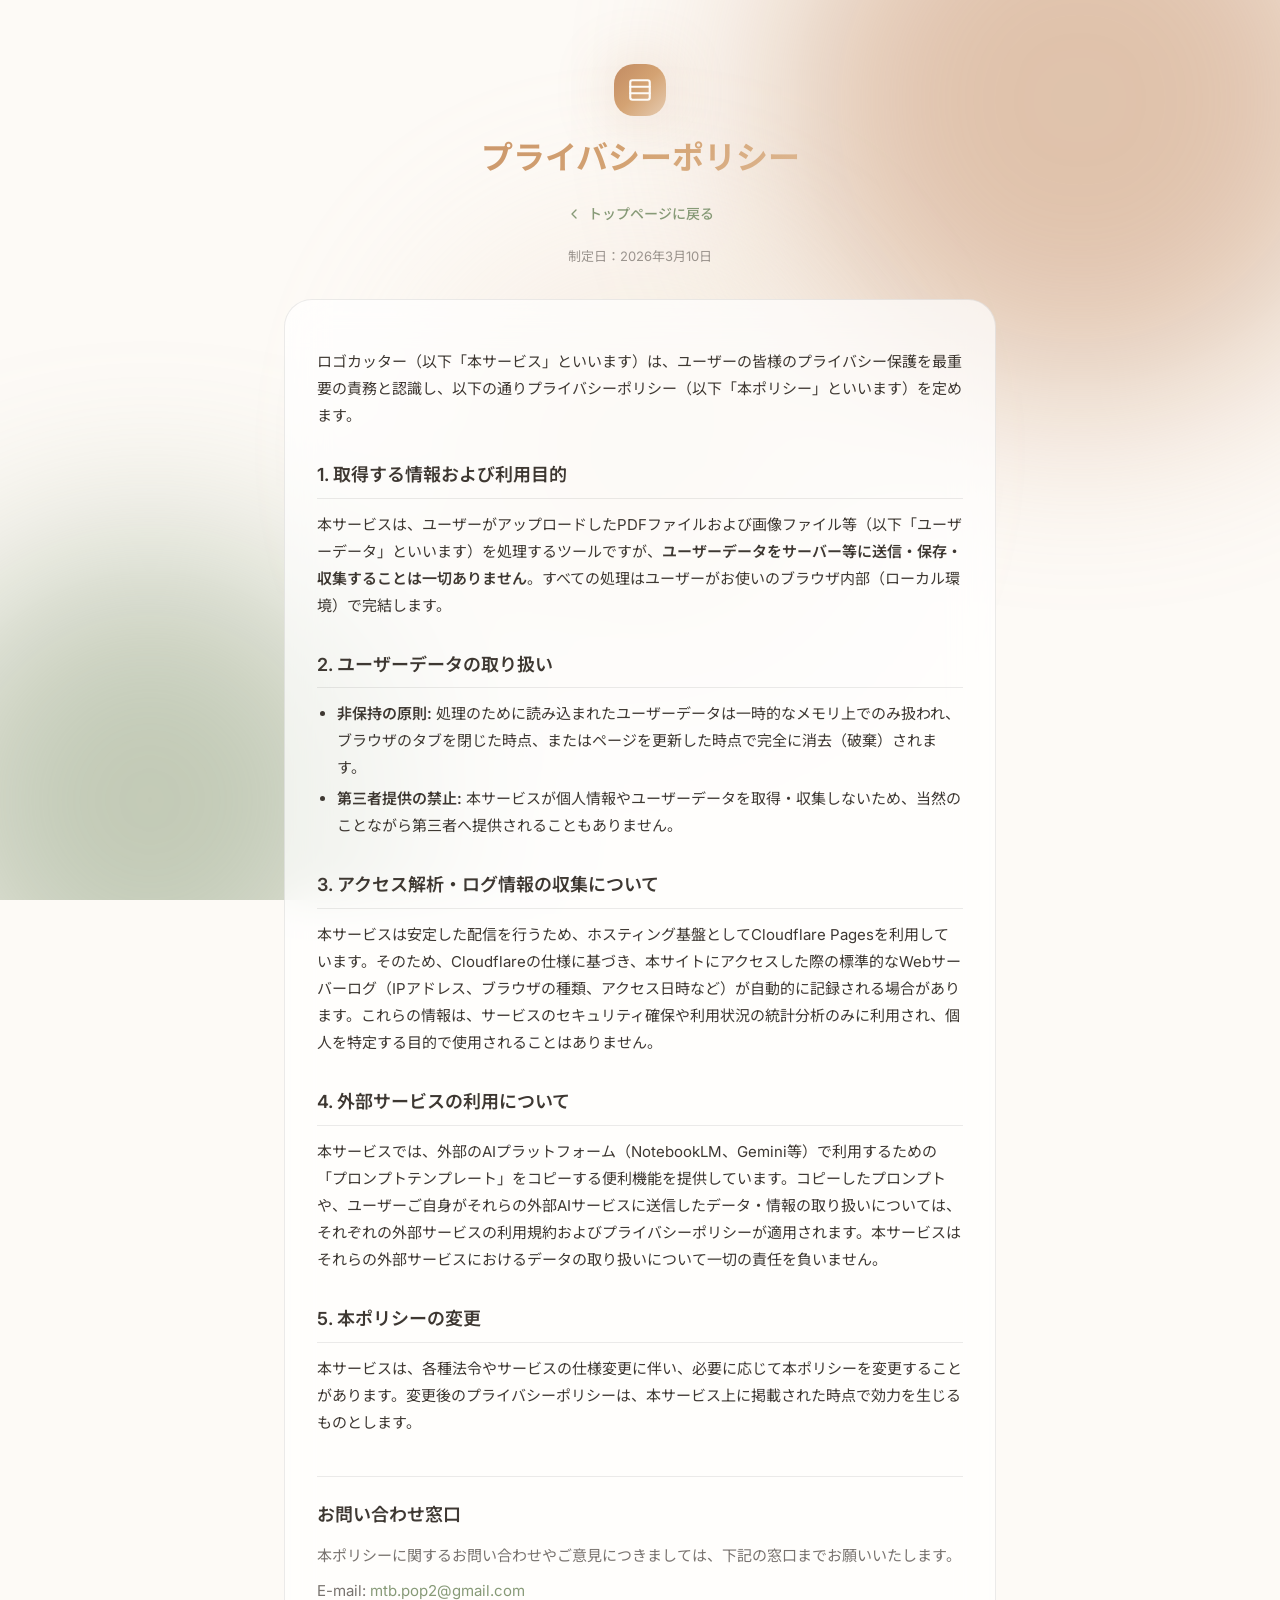
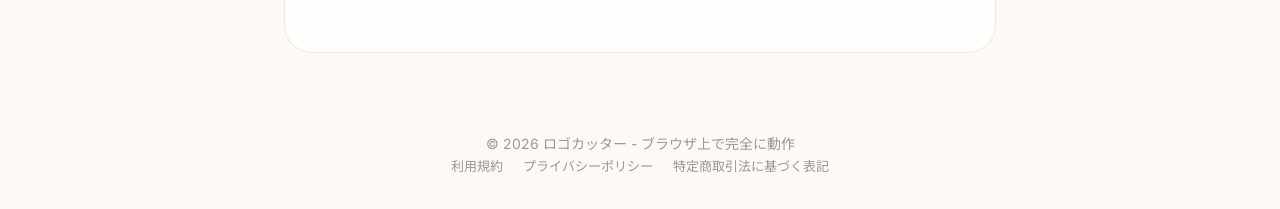
<file: privacy.html>
<!DOCTYPE html>
<html lang="ja">

<head>
    <meta charset="UTF-8">
    <meta name="viewport" content="width=device-width, initial-scale=1.0">
    <title>プライバシーポリシー | ロゴカッター</title>
    <meta name="description" content="ロゴカッタープライバシーポリシー - ユーザーデータの取り扱いやローカル処理の仕組みについての方針。">
    <link rel="stylesheet" href="styles.css">
    <link rel="preconnect" href="https://fonts.googleapis.com">
    <link rel="preconnect" href="https://fonts.gstatic.com" crossorigin>
    <link
        href="https://fonts.googleapis.com/css2?family=Inter:wght@400;500;600;700&family=Noto+Sans+JP:wght@400;500;600;700&display=swap"
        rel="stylesheet">
    <style>
        .terms-container {
            max-width: 760px;
            margin: 0 auto;
            padding: 2rem 1.5rem 3rem;
        }

        .terms-header {
            text-align: center;
            padding: 2rem 0 1rem;
        }

        .terms-header .logo {
            width: 52px;
            height: 52px;
            margin: 0 auto 1rem;
        }

        .terms-header .logo svg {
            width: 26px;
            height: 26px;
        }

        .terms-header h1 {
            font-size: 2rem;
            font-weight: 700;
            background: var(--gradient-primary);
            -webkit-background-clip: text;
            background-clip: text;
            -webkit-text-fill-color: transparent;
            margin-bottom: 0.25rem;
        }

        .terms-header .back-link {
            display: inline-flex;
            align-items: center;
            gap: 0.375rem;
            margin-top: 1rem;
            color: var(--color-accent);
            text-decoration: none;
            font-size: 0.875rem;
            font-weight: 500;
            transition: color var(--transition-fast);
        }

        .terms-header .back-link:hover {
            color: var(--color-primary);
        }

        .terms-header .back-link svg {
            width: 16px;
            height: 16px;
        }

        .terms-last-updated {
            text-align: center;
            font-size: 0.8125rem;
            color: var(--color-text-subtle);
            margin-bottom: 2rem;
        }

        .terms-card {
            background: var(--color-surface);
            border: 1px solid var(--color-border);
            border-radius: var(--radius-xl);
            padding: 2.5rem 2rem;
            backdrop-filter: blur(20px);
        }

        .terms-card h2 {
            font-size: 1.125rem;
            font-weight: 600;
            color: var(--color-text);
            margin: 2rem 0 0.75rem;
            padding-bottom: 0.5rem;
            border-bottom: 1px solid var(--color-border);
        }

        .terms-card h2:first-child {
            margin-top: 0;
        }

        .terms-card ol {
            padding-left: 1.25rem;
            margin: 0;
        }

        .terms-card ol li {
            font-size: 0.9375rem;
            line-height: 1.8;
            color: var(--color-text);
            margin-bottom: 0.375rem;
        }

        .terms-card p {
            font-size: 0.9375rem;
            line-height: 1.8;
            color: var(--color-text);
            margin: 0.5rem 0;
        }

        .terms-card ul {
            padding-left: 1.25rem;
            margin: 0.5rem 0;
        }

        .terms-card ul li {
            font-size: 0.9375rem;
            line-height: 1.8;
            color: var(--color-text);
            margin-bottom: 0.25rem;
        }

        .terms-card strong {
            font-weight: 600;
        }

        .terms-contact {
            margin-top: 2.5rem;
            padding-top: 1.5rem;
            border-top: 1px solid var(--color-border);
        }

        .terms-contact h2 {
            border-bottom: none;
            margin-top: 0;
            padding-bottom: 0;
        }

        .terms-contact p {
            font-size: 0.9375rem;
            color: var(--color-text-muted);
        }

        .terms-contact a {
            color: var(--color-accent);
            text-decoration: none;
            transition: color var(--transition-fast);
        }

        .terms-contact a:hover {
            color: var(--color-primary);
        }

        @media (max-width: 640px) {
            .terms-header h1 {
                font-size: 1.5rem;
            }

            .terms-card {
                padding: 1.5rem 1.25rem;
            }
        }
    </style>

    <!-- Google Search Console -->
    <meta name="google-site-verification" content="NDRmCRv8H6z44cCNyycwMns1bkbh_dbrKgAVMEHUcyk" />
    
    <!-- Google tag (gtag.js) -->
    <script async src="https://www.googletagmanager.com/gtag/js?id=G-QYKHS7H0DN"></script>
    <script>
        window.dataLayer = window.dataLayer || [];
        function gtag(){dataLayer.push(arguments);}
        gtag('js', new Date());

        gtag('config', 'G-QYKHS7H0DN');
    </script>
</head>

<body>
    <div class="background-effects">
        <div class="gradient-orb orb-1"></div>
        <div class="gradient-orb orb-2"></div>
        <div class="gradient-orb orb-3"></div>
    </div>

    <div class="terms-container">
        <header class="terms-header">
            <a href="index.html" class="logo" style="display:flex; text-decoration:none;">
                <svg viewBox="0 0 24 24" fill="none" stroke="currentColor" stroke-width="2" stroke-linecap="round"
                    stroke-linejoin="round">
                    <rect x="3" y="3" width="18" height="18" rx="2" ry="2"></rect>
                    <line x1="3" y1="15" x2="21" y2="15"></line>
                    <line x1="3" y1="9" x2="21" y2="9"></line>
                </svg>
            </a>
            <h1>プライバシーポリシー</h1>
            <a href="index.html" class="back-link">
                <svg viewBox="0 0 24 24" fill="none" stroke="currentColor" stroke-width="2" stroke-linecap="round"
                    stroke-linejoin="round">
                    <polyline points="15 18 9 12 15 6"></polyline>
                </svg>
                トップページに戻る
            </a>
        </header>

        <p class="terms-last-updated">制定日：2026年3月10日</p>

        <div class="terms-card">
            <p>ロゴカッター（以下「本サービス」といいます）は、ユーザーの皆様のプライバシー保護を最重要の責務と認識し、以下の通りプライバシーポリシー（以下「本ポリシー」といいます）を定めます。</p>

            <h2>1. 取得する情報および利用目的</h2>
            <p>本サービスは、ユーザーがアップロードしたPDFファイルおよび画像ファイル等（以下「ユーザーデータ」といいます）を処理するツールですが、<strong>ユーザーデータをサーバー等に送信・保存・収集することは一切ありません</strong>。すべての処理はユーザーがお使いのブラウザ内部（ローカル環境）で完結します。
            </p>

            <h2>2. ユーザーデータの取り扱い</h2>
            <ul>
                <li><strong>非保持の原則:</strong>
                    処理のために読み込まれたユーザーデータは一時的なメモリ上でのみ扱われ、ブラウザのタブを閉じた時点、またはページを更新した時点で完全に消去（破棄）されます。</li>
                <li><strong>第三者提供の禁止:</strong> 本サービスが個人情報やユーザーデータを取得・収集しないため、当然のことながら第三者へ提供されることもありません。</li>
            </ul>

            <h2>3. アクセス解析・ログ情報の収集について</h2>
            <p>本サービスは安定した配信を行うため、ホスティング基盤としてCloudflare
                Pagesを利用しています。そのため、Cloudflareの仕様に基づき、本サイトにアクセスした際の標準的なWebサーバーログ（IPアドレス、ブラウザの種類、アクセス日時など）が自動的に記録される場合があります。これらの情報は、サービスのセキュリティ確保や利用状況の統計分析のみに利用され、個人を特定する目的で使用されることはありません。
            </p>

            <h2>4. 外部サービスの利用について</h2>
            <p>本サービスでは、外部のAIプラットフォーム（NotebookLM、Gemini等）で利用するための「プロンプトテンプレート」をコピーする便利機能を提供しています。コピーしたプロンプトや、ユーザーご自身がそれらの外部AIサービスに送信したデータ・情報の取り扱いについては、それぞれの外部サービスの利用規約およびプライバシーポリシーが適用されます。本サービスはそれらの外部サービスにおけるデータの取り扱いについて一切の責任を負いません。
            </p>

            <h2>5. 本ポリシーの変更</h2>
            <p>本サービスは、各種法令やサービスの仕様変更に伴い、必要に応じて本ポリシーを変更することがあります。変更後のプライバシーポリシーは、本サービス上に掲載された時点で効力を生じるものとします。</p>

            <div class="terms-contact">
                <h2>お問い合わせ窓口</h2>
                <p>本ポリシーに関するお問い合わせやご意見につきましては、下記の窓口までお願いいたします。</p>
                <p>E-mail: <a href="mailto:mtb.pop2@gmail.com">mtb.pop2@gmail.com</a></p>
            </div>
        </div>
    </div>

    <footer class="footer">
        <p>© 2026 ロゴカッター - ブラウザ上で完全に動作</p>
        <p>
            <a href="terms.html"
                style="color: var(--color-text-subtle); text-decoration: none; font-size: 0.8125rem; transition: color 0.15s ease; margin-right: 1rem;">利用規約</a>
            <a href="privacy.html"
                style="color: var(--color-text-subtle); text-decoration: none; font-size: 0.8125rem; transition: color 0.15s ease; margin-right: 1rem;">プライバシーポリシー</a>
            <a href="tokushoho.html"
                style="color: var(--color-text-subtle); text-decoration: none; font-size: 0.8125rem; transition: color 0.15s ease;">特定商取引法に基づく表記</a>
        </p>
    </footer>
</body>

</html>
</file>
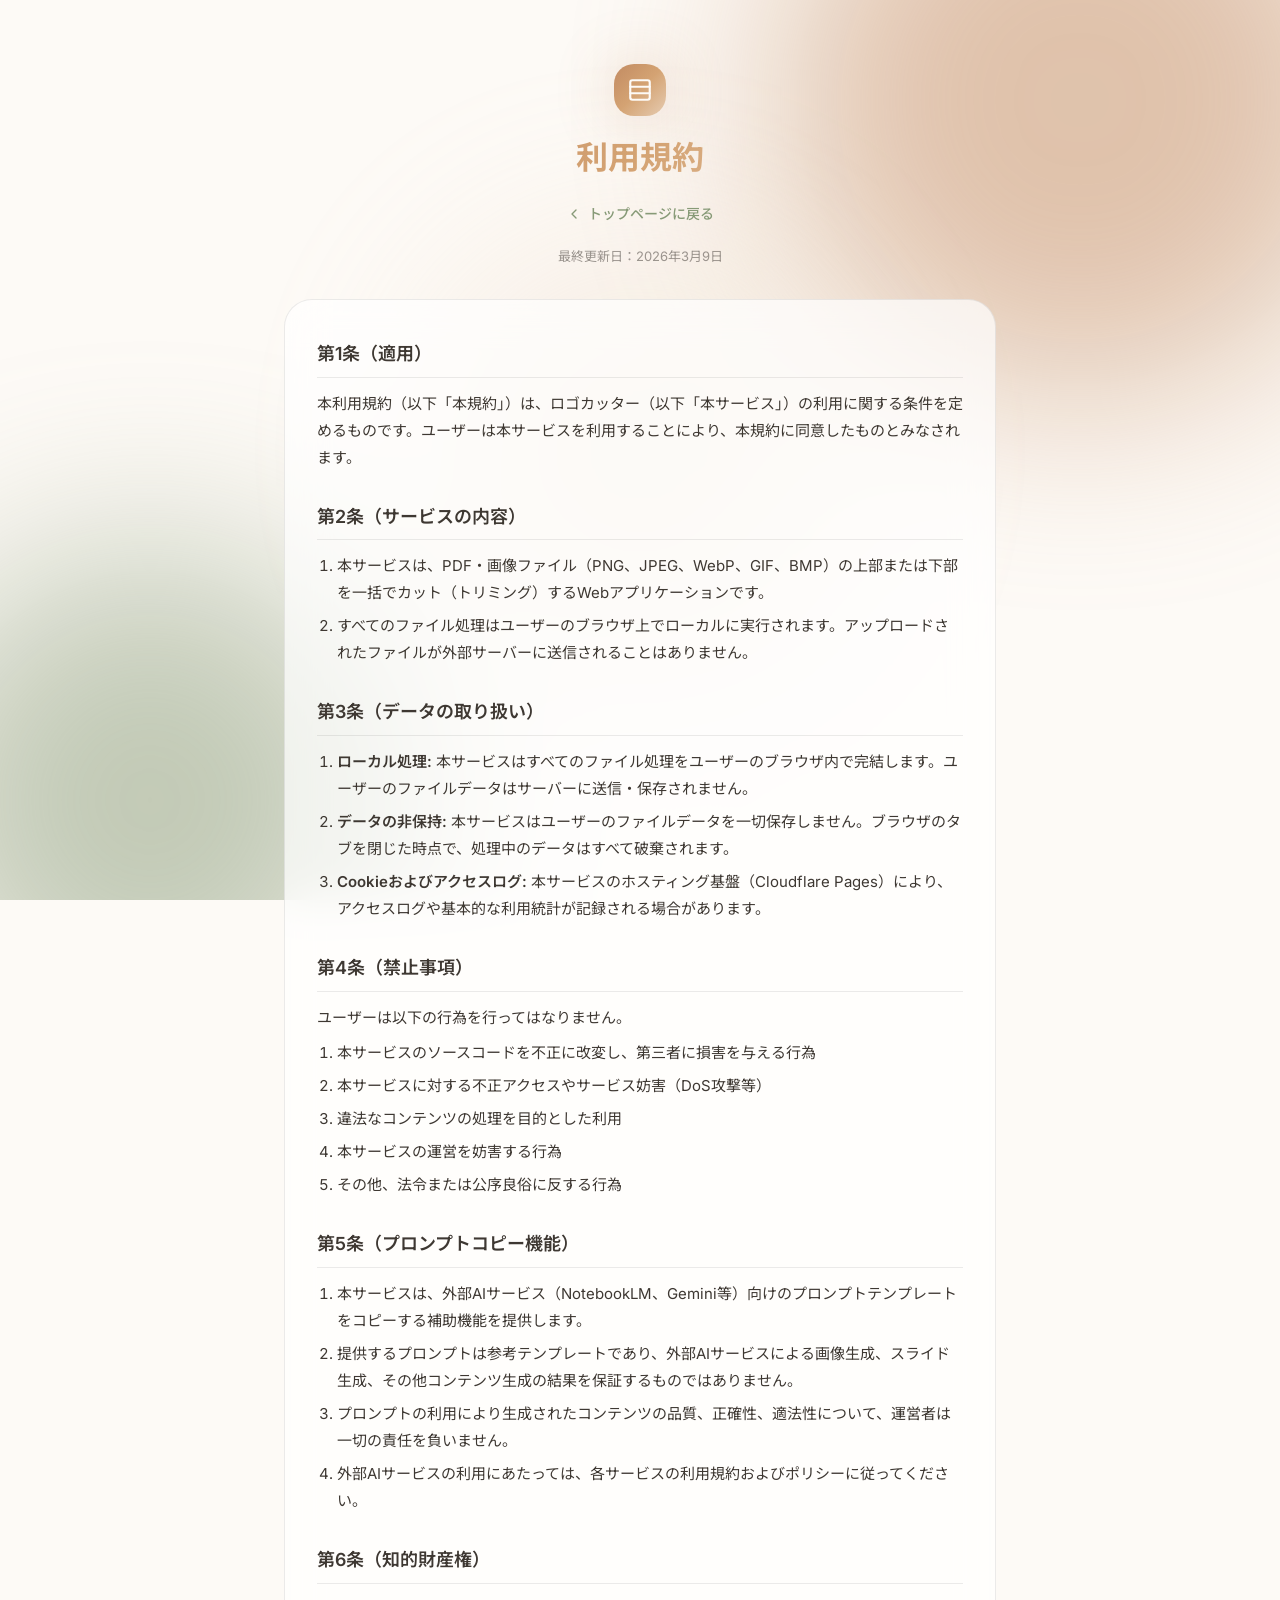
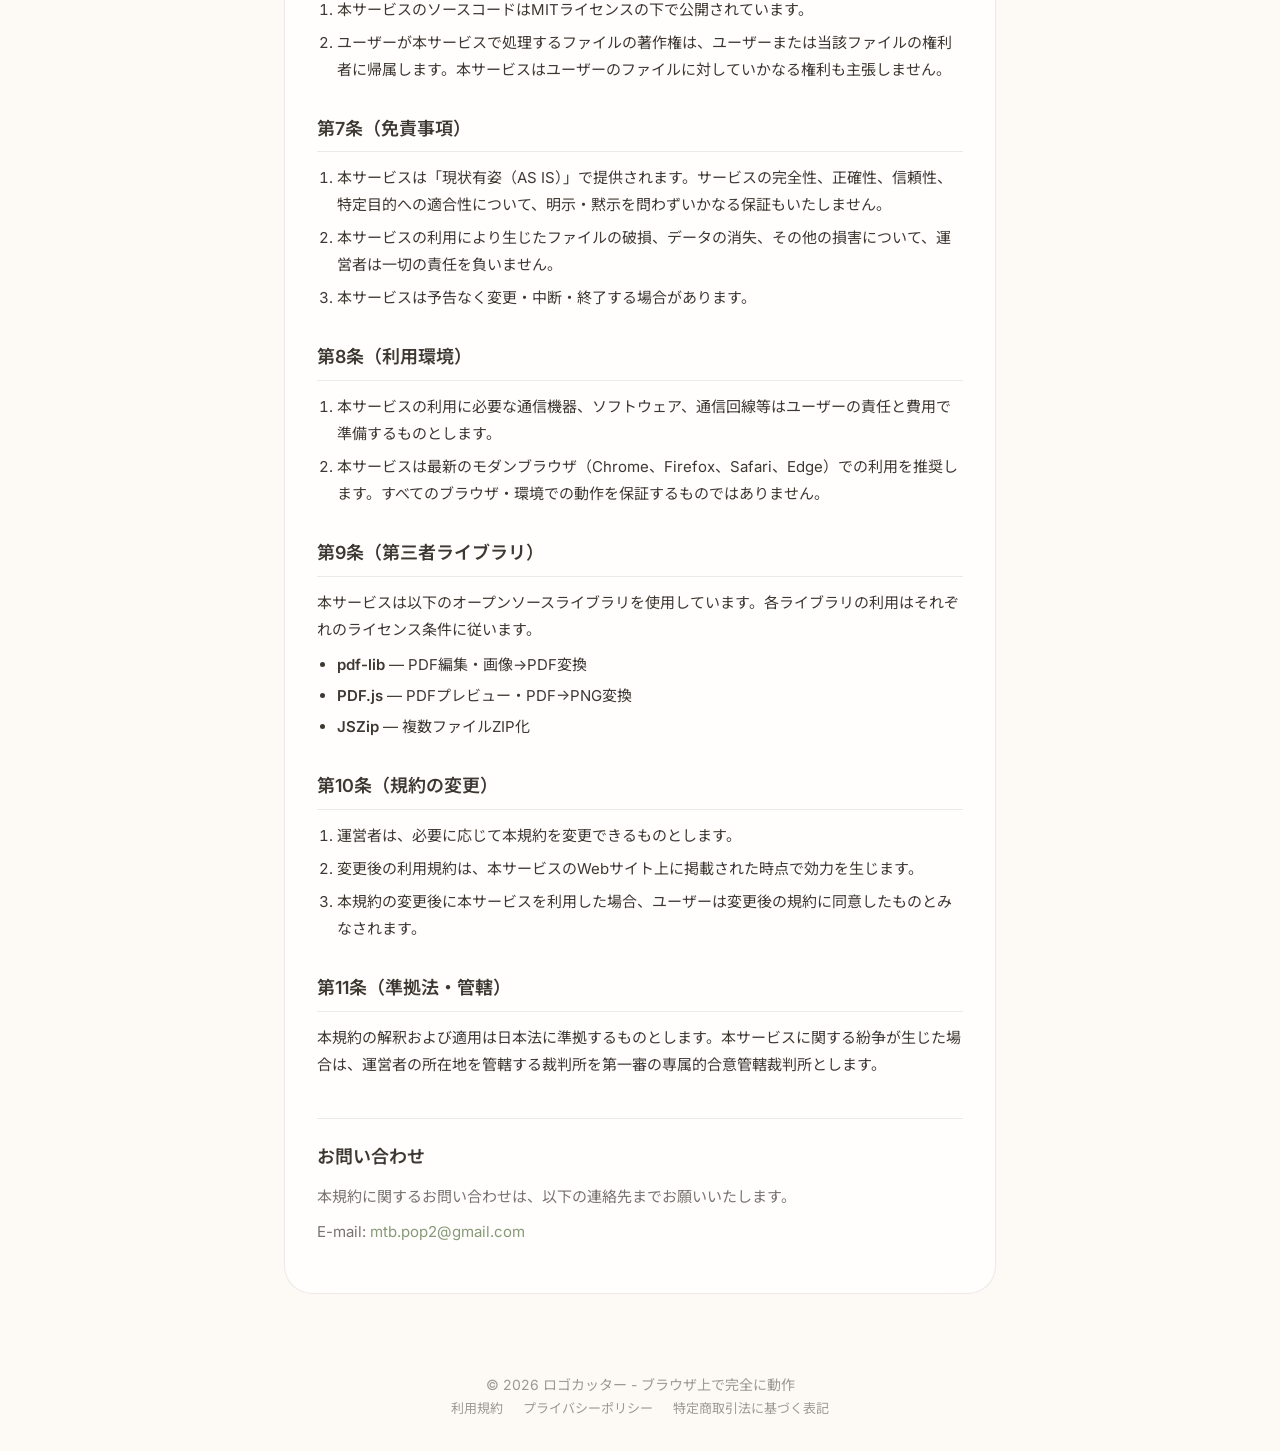
<file: terms.html>
<!DOCTYPE html>
<html lang="ja">

<head>
    <meta charset="UTF-8">
    <meta name="viewport" content="width=device-width, initial-scale=1.0">
    <title>利用規約 | ロゴカッター</title>
    <meta name="description" content="ロゴカッター利用規約 - PDF・画像ファイルの上部/下部を自動で一括カットするWebアプリケーションの利用条件。">
    <link rel="stylesheet" href="styles.css">
    <link rel="preconnect" href="https://fonts.googleapis.com">
    <link rel="preconnect" href="https://fonts.gstatic.com" crossorigin>
    <link
        href="https://fonts.googleapis.com/css2?family=Inter:wght@400;500;600;700&family=Noto+Sans+JP:wght@400;500;600;700&display=swap"
        rel="stylesheet">
    <style>
        .terms-container {
            max-width: 760px;
            margin: 0 auto;
            padding: 2rem 1.5rem 3rem;
        }

        .terms-header {
            text-align: center;
            padding: 2rem 0 1rem;
        }

        .terms-header .logo {
            width: 52px;
            height: 52px;
            margin: 0 auto 1rem;
        }

        .terms-header .logo svg {
            width: 26px;
            height: 26px;
        }

        .terms-header h1 {
            font-size: 2rem;
            font-weight: 700;
            background: var(--gradient-primary);
            -webkit-background-clip: text;
            background-clip: text;
            -webkit-text-fill-color: transparent;
            margin-bottom: 0.25rem;
        }

        .terms-header .back-link {
            display: inline-flex;
            align-items: center;
            gap: 0.375rem;
            margin-top: 1rem;
            color: var(--color-accent);
            text-decoration: none;
            font-size: 0.875rem;
            font-weight: 500;
            transition: color var(--transition-fast);
        }

        .terms-header .back-link:hover {
            color: var(--color-primary);
        }

        .terms-header .back-link svg {
            width: 16px;
            height: 16px;
        }

        .terms-last-updated {
            text-align: center;
            font-size: 0.8125rem;
            color: var(--color-text-subtle);
            margin-bottom: 2rem;
        }

        .terms-card {
            background: var(--color-surface);
            border: 1px solid var(--color-border);
            border-radius: var(--radius-xl);
            padding: 2.5rem 2rem;
            backdrop-filter: blur(20px);
        }

        .terms-card h2 {
            font-size: 1.125rem;
            font-weight: 600;
            color: var(--color-text);
            margin: 2rem 0 0.75rem;
            padding-bottom: 0.5rem;
            border-bottom: 1px solid var(--color-border);
        }

        .terms-card h2:first-child {
            margin-top: 0;
        }

        .terms-card ol {
            padding-left: 1.25rem;
            margin: 0;
        }

        .terms-card ol li {
            font-size: 0.9375rem;
            line-height: 1.8;
            color: var(--color-text);
            margin-bottom: 0.375rem;
        }

        .terms-card p {
            font-size: 0.9375rem;
            line-height: 1.8;
            color: var(--color-text);
            margin: 0.5rem 0;
        }

        .terms-card ul {
            padding-left: 1.25rem;
            margin: 0.5rem 0;
        }

        .terms-card ul li {
            font-size: 0.9375rem;
            line-height: 1.8;
            color: var(--color-text);
            margin-bottom: 0.25rem;
        }

        .terms-card strong {
            font-weight: 600;
        }

        .terms-contact {
            margin-top: 2.5rem;
            padding-top: 1.5rem;
            border-top: 1px solid var(--color-border);
        }

        .terms-contact h2 {
            border-bottom: none;
            margin-top: 0;
            padding-bottom: 0;
        }

        .terms-contact p {
            font-size: 0.9375rem;
            color: var(--color-text-muted);
        }

        .terms-contact a {
            color: var(--color-accent);
            text-decoration: none;
            transition: color var(--transition-fast);
        }

        .terms-contact a:hover {
            color: var(--color-primary);
        }

        @media (max-width: 640px) {
            .terms-header h1 {
                font-size: 1.5rem;
            }

            .terms-card {
                padding: 1.5rem 1.25rem;
            }
        }
    </style>

    <!-- Google Search Console -->
    <meta name="google-site-verification" content="NDRmCRv8H6z44cCNyycwMns1bkbh_dbrKgAVMEHUcyk" />
    
    <!-- Google tag (gtag.js) -->
    <script async src="https://www.googletagmanager.com/gtag/js?id=G-QYKHS7H0DN"></script>
    <script>
        window.dataLayer = window.dataLayer || [];
        function gtag(){dataLayer.push(arguments);}
        gtag('js', new Date());

        gtag('config', 'G-QYKHS7H0DN');
    </script>
</head>

<body>
    <div class="background-effects">
        <div class="gradient-orb orb-1"></div>
        <div class="gradient-orb orb-2"></div>
        <div class="gradient-orb orb-3"></div>
    </div>

    <div class="terms-container">
        <header class="terms-header">
            <a href="index.html" class="logo" style="display:flex; text-decoration:none;">
                <svg viewBox="0 0 24 24" fill="none" stroke="currentColor" stroke-width="2" stroke-linecap="round"
                    stroke-linejoin="round">
                    <rect x="3" y="3" width="18" height="18" rx="2" ry="2"></rect>
                    <line x1="3" y1="15" x2="21" y2="15"></line>
                    <line x1="3" y1="9" x2="21" y2="9"></line>
                </svg>
            </a>
            <h1>利用規約</h1>
            <a href="index.html" class="back-link">
                <svg viewBox="0 0 24 24" fill="none" stroke="currentColor" stroke-width="2" stroke-linecap="round"
                    stroke-linejoin="round">
                    <polyline points="15 18 9 12 15 6"></polyline>
                </svg>
                トップページに戻る
            </a>
        </header>

        <p class="terms-last-updated">最終更新日：2026年3月9日</p>

        <div class="terms-card">

            <h2>第1条（適用）</h2>
            <p>本利用規約（以下「本規約」）は、ロゴカッター（以下「本サービス」）の利用に関する条件を定めるものです。ユーザーは本サービスを利用することにより、本規約に同意したものとみなされます。</p>

            <h2>第2条（サービスの内容）</h2>
            <ol>
                <li>本サービスは、PDF・画像ファイル（PNG、JPEG、WebP、GIF、BMP）の上部または下部を一括でカット（トリミング）するWebアプリケーションです。</li>
                <li>すべてのファイル処理はユーザーのブラウザ上でローカルに実行されます。アップロードされたファイルが外部サーバーに送信されることはありません。</li>
            </ol>

            <h2>第3条（データの取り扱い）</h2>
            <ol>
                <li><strong>ローカル処理:</strong> 本サービスはすべてのファイル処理をユーザーのブラウザ内で完結します。ユーザーのファイルデータはサーバーに送信・保存されません。</li>
                <li><strong>データの非保持:</strong> 本サービスはユーザーのファイルデータを一切保存しません。ブラウザのタブを閉じた時点で、処理中のデータはすべて破棄されます。</li>
                <li><strong>Cookieおよびアクセスログ:</strong> 本サービスのホスティング基盤（Cloudflare Pages）により、アクセスログや基本的な利用統計が記録される場合があります。
                </li>
            </ol>

            <h2>第4条（禁止事項）</h2>
            <p>ユーザーは以下の行為を行ってはなりません。</p>
            <ol>
                <li>本サービスのソースコードを不正に改変し、第三者に損害を与える行為</li>
                <li>本サービスに対する不正アクセスやサービス妨害（DoS攻撃等）</li>
                <li>違法なコンテンツの処理を目的とした利用</li>
                <li>本サービスの運営を妨害する行為</li>
                <li>その他、法令または公序良俗に反する行為</li>
            </ol>

            <h2>第5条（プロンプトコピー機能）</h2>
            <ol>
                <li>本サービスは、外部AIサービス（NotebookLM、Gemini等）向けのプロンプトテンプレートをコピーする補助機能を提供します。</li>
                <li>提供するプロンプトは参考テンプレートであり、外部AIサービスによる画像生成、スライド生成、その他コンテンツ生成の結果を保証するものではありません。</li>
                <li>プロンプトの利用により生成されたコンテンツの品質、正確性、適法性について、運営者は一切の責任を負いません。</li>
                <li>外部AIサービスの利用にあたっては、各サービスの利用規約およびポリシーに従ってください。</li>
            </ol>

            <h2>第6条（知的財産権）</h2>
            <ol>
                <li>本サービスのソースコードはMITライセンスの下で公開されています。</li>
                <li>ユーザーが本サービスで処理するファイルの著作権は、ユーザーまたは当該ファイルの権利者に帰属します。本サービスはユーザーのファイルに対していかなる権利も主張しません。</li>
            </ol>

            <h2>第7条（免責事項）</h2>
            <ol>
                <li>本サービスは「現状有姿（AS IS）」で提供されます。サービスの完全性、正確性、信頼性、特定目的への適合性について、明示・黙示を問わずいかなる保証もいたしません。</li>
                <li>本サービスの利用により生じたファイルの破損、データの消失、その他の損害について、運営者は一切の責任を負いません。</li>
                <li>本サービスは予告なく変更・中断・終了する場合があります。</li>
            </ol>

            <h2>第8条（利用環境）</h2>
            <ol>
                <li>本サービスの利用に必要な通信機器、ソフトウェア、通信回線等はユーザーの責任と費用で準備するものとします。</li>
                <li>本サービスは最新のモダンブラウザ（Chrome、Firefox、Safari、Edge）での利用を推奨します。すべてのブラウザ・環境での動作を保証するものではありません。</li>
            </ol>

            <h2>第9条（第三者ライブラリ）</h2>
            <p>本サービスは以下のオープンソースライブラリを使用しています。各ライブラリの利用はそれぞれのライセンス条件に従います。</p>
            <ul>
                <li><strong>pdf-lib</strong> — PDF編集・画像→PDF変換</li>
                <li><strong>PDF.js</strong> — PDFプレビュー・PDF→PNG変換</li>
                <li><strong>JSZip</strong> — 複数ファイルZIP化</li>
            </ul>

            <h2>第10条（規約の変更）</h2>
            <ol>
                <li>運営者は、必要に応じて本規約を変更できるものとします。</li>
                <li>変更後の利用規約は、本サービスのWebサイト上に掲載された時点で効力を生じます。</li>
                <li>本規約の変更後に本サービスを利用した場合、ユーザーは変更後の規約に同意したものとみなされます。</li>
            </ol>

            <h2>第11条（準拠法・管轄）</h2>
            <p>本規約の解釈および適用は日本法に準拠するものとします。本サービスに関する紛争が生じた場合は、運営者の所在地を管轄する裁判所を第一審の専属的合意管轄裁判所とします。</p>

            <div class="terms-contact">
                <h2>お問い合わせ</h2>
                <p>本規約に関するお問い合わせは、以下の連絡先までお願いいたします。</p>
                <p>E-mail: <a href="mailto:mtb.pop2@gmail.com">mtb.pop2@gmail.com</a></p>
            </div>
        </div>
    </div>

    <footer class="footer">
        <p>© 2026 ロゴカッター - ブラウザ上で完全に動作</p>
        <p>
            <a href="terms.html"
                style="color: var(--color-text-subtle); text-decoration: none; font-size: 0.8125rem; transition: color 0.15s ease; margin-right: 1rem;">利用規約</a>
            <a href="privacy.html"
                style="color: var(--color-text-subtle); text-decoration: none; font-size: 0.8125rem; transition: color 0.15s ease; margin-right: 1rem;">プライバシーポリシー</a>
            <a href="tokushoho.html"
                style="color: var(--color-text-subtle); text-decoration: none; font-size: 0.8125rem; transition: color 0.15s ease;">特定商取引法に基づく表記</a>
        </p>
    </footer>
</body>

</html>
</file>
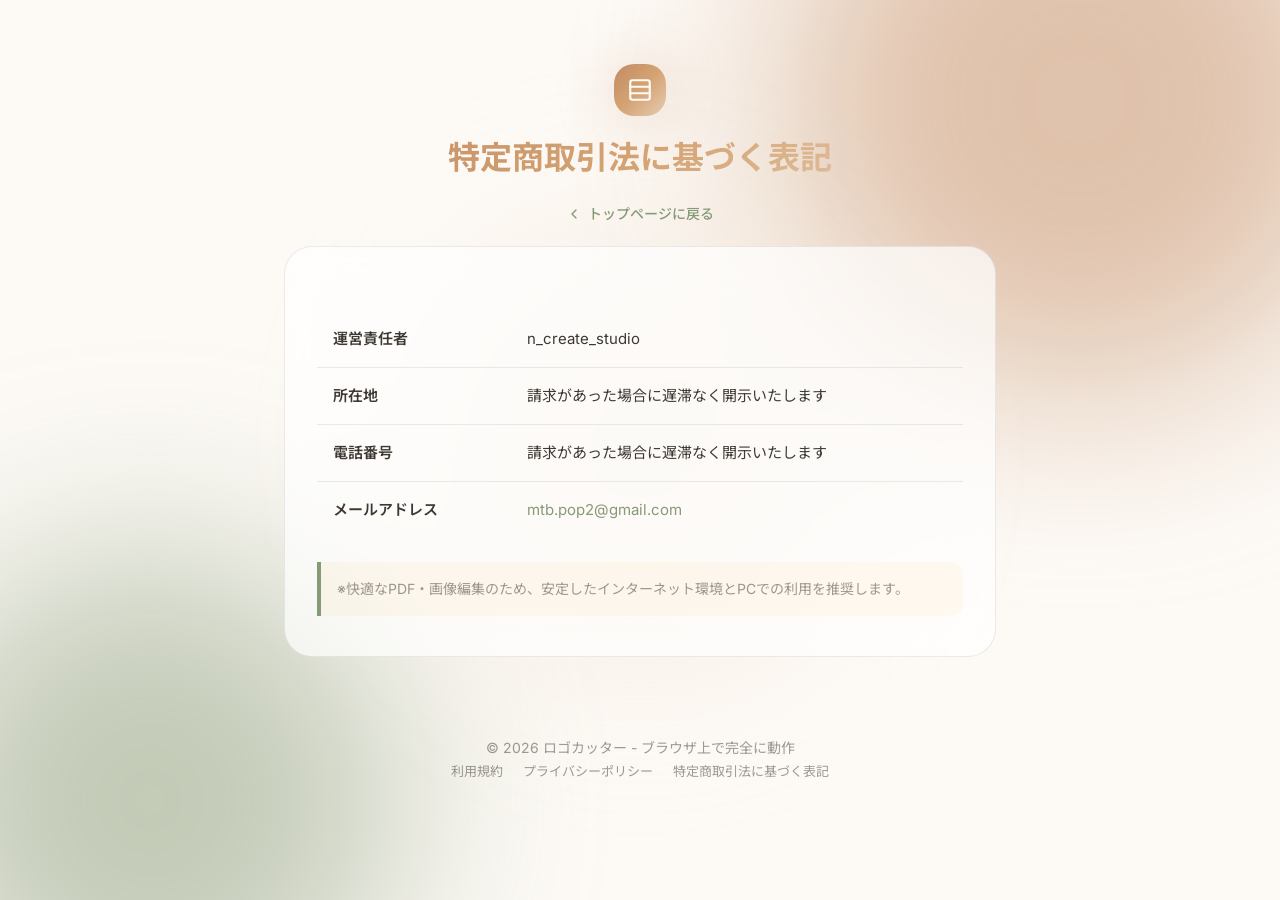
<file: tokushoho.html>
<!DOCTYPE html>
<html lang="ja">

<head>
    <meta charset="UTF-8">
    <meta name="viewport" content="width=device-width, initial-scale=1.0">
    <title>特定商取引法に基づく表記 | ロゴカッター</title>
    <meta name="description" content="ロゴカッター特定商取引法に基づく表記">
    <link rel="stylesheet" href="styles.css">
    <link rel="preconnect" href="https://fonts.googleapis.com">
    <link rel="preconnect" href="https://fonts.gstatic.com" crossorigin>
    <link
        href="https://fonts.googleapis.com/css2?family=Inter:wght@400;500;600;700&family=Noto+Sans+JP:wght@400;500;600;700&display=swap"
        rel="stylesheet">
    <style>
        .terms-container {
            max-width: 760px;
            margin: 0 auto;
            padding: 2rem 1.5rem 3rem;
        }

        .terms-header {
            text-align: center;
            padding: 2rem 0 1rem;
        }

        .terms-header .logo {
            width: 52px;
            height: 52px;
            margin: 0 auto 1rem;
        }

        .terms-header .logo svg {
            width: 26px;
            height: 26px;
        }

        .terms-header h1 {
            font-size: 2rem;
            font-weight: 700;
            background: var(--gradient-primary);
            -webkit-background-clip: text;
            background-clip: text;
            -webkit-text-fill-color: transparent;
            margin-bottom: 0.25rem;
        }

        .terms-header .back-link {
            display: inline-flex;
            align-items: center;
            gap: 0.375rem;
            margin-top: 1rem;
            color: var(--color-accent);
            text-decoration: none;
            font-size: 0.875rem;
            font-weight: 500;
            transition: color var(--transition-fast);
        }

        .terms-header .back-link:hover {
            color: var(--color-primary);
        }

        .terms-header .back-link svg {
            width: 16px;
            height: 16px;
        }

        .terms-card {
            background: var(--color-surface);
            border: 1px solid var(--color-border);
            border-radius: var(--radius-xl);
            padding: 2.5rem 2rem;
            backdrop-filter: blur(20px);
        }

        .tokushoho-table {
            width: 100%;
            border-collapse: collapse;
            margin: 1.5rem 0;
            font-size: 0.9375rem;
        }

        .tokushoho-table th {
            width: 30%;
            padding: 1rem;
            text-align: left;
            font-weight: 600;
            background: rgba(var(--color-primary-rgb), 0.05);
            border-bottom: 1px solid var(--color-border);
            color: var(--color-text);
        }

        .tokushoho-table td {
            width: 70%;
            padding: 1rem;
            border-bottom: 1px solid var(--color-border);
            color: var(--color-text);
            line-height: 1.6;
        }

        .tokushoho-table tr:last-child th,
        .tokushoho-table tr:last-child td {
            border-bottom: none;
        }

        .notice-text {
            font-size: 0.875rem;
            color: var(--color-text-subtle);
            background: rgba(255, 160, 0, 0.05);
            border-left: 4px solid var(--color-accent);
            padding: 1rem;
            margin-top: 1.5rem;
            border-radius: 0 var(--radius-md) var(--radius-md) 0;
            line-height: 1.6;
        }

        @media (max-width: 640px) {
            .terms-header h1 {
                font-size: 1.5rem;
            }

            .terms-card {
                padding: 1.5rem 1.25rem;
            }

            .tokushoho-table th,
            .tokushoho-table td {
                display: block;
                width: 100%;
            }

            .tokushoho-table th {
                border-bottom: none;
                padding-bottom: 0.5rem;
            }

            .tokushoho-table td {
                padding-top: 0;
                padding-bottom: 1.5rem;
            }
        }
    </style>

    <!-- Google Search Console -->
    <meta name="google-site-verification" content="NDRmCRv8H6z44cCNyycwMns1bkbh_dbrKgAVMEHUcyk" />
    
    <!-- Google tag (gtag.js) -->
    <script async src="https://www.googletagmanager.com/gtag/js?id=G-QYKHS7H0DN"></script>
    <script>
        window.dataLayer = window.dataLayer || [];
        function gtag(){dataLayer.push(arguments);}
        gtag('js', new Date());

        gtag('config', 'G-QYKHS7H0DN');
    </script>
</head>

<body>
    <div class="background-effects">
        <div class="gradient-orb orb-1"></div>
        <div class="gradient-orb orb-2"></div>
        <div class="gradient-orb orb-3"></div>
    </div>

    <div class="terms-container">
        <header class="terms-header">
            <a href="index.html" class="logo" style="display:flex; text-decoration:none;">
                <svg viewBox="0 0 24 24" fill="none" stroke="currentColor" stroke-width="2" stroke-linecap="round"
                    stroke-linejoin="round">
                    <rect x="3" y="3" width="18" height="18" rx="2" ry="2"></rect>
                    <line x1="3" y1="15" x2="21" y2="15"></line>
                    <line x1="3" y1="9" x2="21" y2="9"></line>
                </svg>
            </a>
            <h1>特定商取引法に基づく表記</h1>
            <a href="index.html" class="back-link">
                <svg viewBox="0 0 24 24" fill="none" stroke="currentColor" stroke-width="2" stroke-linecap="round"
                    stroke-linejoin="round">
                    <polyline points="15 18 9 12 15 6"></polyline>
                </svg>
                トップページに戻る
            </a>
        </header>

        <div class="terms-card">
            <table class="tokushoho-table">
                <tbody>
                    <tr>
                        <th>運営責任者</th>
                        <td>n_create_studio</td>
                    </tr>
                    <tr>
                        <th>所在地</th>
                        <td>請求があった場合に遅滞なく開示いたします</td>
                    </tr>
                    <tr>
                        <th>電話番号</th>
                        <td>請求があった場合に遅滞なく開示いたします</td>
                    </tr>
                    <tr>
                        <th>メールアドレス</th>
                        <td><a href="mailto:mtb.pop2@gmail.com"
                                style="color: var(--color-accent); text-decoration: none;">mtb.pop2@gmail.com</a></td>
                    </tr>
                </tbody>
            </table>

            <div class="notice-text">
                ※快適なPDF・画像編集のため、安定したインターネット環境とPCでの利用を推奨します。
            </div>
        </div>
    </div>

    <footer class="footer">
        <p>© 2026 ロゴカッター - ブラウザ上で完全に動作</p>
        <p>
            <a href="terms.html"
                style="color: var(--color-text-subtle); text-decoration: none; font-size: 0.8125rem; transition: color 0.15s ease; margin-right: 1rem;">利用規約</a>
            <a href="privacy.html"
                style="color: var(--color-text-subtle); text-decoration: none; font-size: 0.8125rem; transition: color 0.15s ease; margin-right: 1rem;">プライバシーポリシー</a>
            <a href="tokushoho.html"
                style="color: var(--color-text-subtle); text-decoration: none; font-size: 0.8125rem; transition: color 0.15s ease;">特定商取引法に基づく表記</a>
        </p>
    </footer>
</body>

</html>
</file>
<file: styles.css>
/* ===================================
   CSS Variables & Base Styles
   =================================== */
:root {
    --color-bg: #fdfaf6;
    --color-surface: rgba(255, 255, 255, 0.7);
    --color-surface-hover: rgba(255, 255, 255, 0.9);
    --color-border: rgba(0, 0, 0, 0.08);
    --color-text: #3e3832;
    --color-text-muted: rgba(62, 56, 50, 0.7);
    --color-text-subtle: rgba(62, 56, 50, 0.5);
    --color-primary: #c28b62;
    --color-primary-glow: rgba(194, 139, 98, 0.3);
    --color-accent: #879a77;
    --color-accent-glow: rgba(135, 154, 119, 0.3);
    --color-success: #6b8e6b;
    --color-success-glow: rgba(107, 142, 107, 0.3);
    --color-error: #c96f6f;
    --color-error-glow: rgba(201, 111, 111, 0.3);
    --gradient-primary: linear-gradient(135deg, #c28b62 0%, #d4a373 50%, #e6ccb2 100%);
    --gradient-accent: linear-gradient(135deg, #879a77 0%, #a3b18a 100%);
    --font-family: 'Inter', 'Noto Sans JP', -apple-system, BlinkMacSystemFont, sans-serif;
    --radius-sm: 8px;
    --radius-md: 12px;
    --radius-lg: 20px;
    --radius-xl: 28px;
    --shadow-glow: 0 0 60px var(--color-primary-glow);
    --transition-fast: 150ms ease;
    --transition-normal: 250ms ease;
    --transition-slow: 400ms ease;
}

*,
*::before,
*::after {
    box-sizing: border-box;
    margin: 0;
    padding: 0;
}

html {
    font-size: 16px;
    -webkit-font-smoothing: antialiased;
    -moz-osx-font-smoothing: grayscale;
}

[hidden] {
    display: none !important;
}

body {
    font-family: var(--font-family);
    background: var(--color-bg);
    color: var(--color-text);
    min-height: 100vh;
    line-height: 1.6;
    overflow-x: hidden;
}

/* ===================================
   Background Effects
   =================================== */
.background-effects {
    position: fixed;
    inset: 0;
    z-index: -1;
    overflow: hidden;
    pointer-events: none;
}

.gradient-orb {
    position: absolute;
    border-radius: 50%;
    filter: blur(100px);
    opacity: 0.5;
    animation: float 20s ease-in-out infinite;
}

.orb-1 {
    width: 600px;
    height: 600px;
    background: var(--color-primary);
    top: -200px;
    right: -100px;
    animation-delay: 0s;
}

.orb-2 {
    width: 500px;
    height: 500px;
    background: var(--color-accent);
    bottom: -150px;
    left: -100px;
    animation-delay: -7s;
}

.orb-3 {
    width: 400px;
    height: 400px;
    background: #e6ccb2;
    top: 50%;
    left: 50%;
    transform: translate(-50%, -50%);
    animation-delay: -14s;
    opacity: 0.3;
}

@keyframes float {

    0%,
    100% {
        transform: translate(0, 0) scale(1);
    }

    33% {
        transform: translate(30px, -30px) scale(1.05);
    }

    66% {
        transform: translate(-20px, 20px) scale(0.95);
    }
}

/* ===================================
   Container & Layout
   =================================== */
.container {
    max-width: 800px;
    margin: 0 auto;
    padding: 3rem 1.5rem;
    min-height: calc(100vh - 80px);
    display: flex;
    flex-direction: column;
    gap: 2rem;
}

/* ===================================
   Hero Section
   =================================== */
.hero {
    text-align: center;
    padding: 2rem 0;
}

.logo {
    width: 64px;
    height: 64px;
    margin: 0 auto 1.5rem;
    background: var(--gradient-primary);
    border-radius: var(--radius-lg);
    display: flex;
    align-items: center;
    justify-content: center;
    box-shadow: var(--shadow-glow);
    animation: pulse 3s ease-in-out infinite;
}

.logo svg {
    width: 32px;
    height: 32px;
    color: var(--color-bg);
}

@keyframes pulse {

    0%,
    100% {
        box-shadow: 0 0 40px var(--color-primary-glow);
    }

    50% {
        box-shadow: 0 0 80px var(--color-primary-glow);
    }
}

.hero h1 {
    font-size: 2.5rem;
    font-weight: 700;
    background: var(--gradient-primary);
    -webkit-background-clip: text;
    background-clip: text;
    -webkit-text-fill-color: transparent;
    margin-bottom: 0.5rem;
    letter-spacing: -0.02em;
}

.subtitle {
    font-size: 1.125rem;
    color: var(--color-text-muted);
    margin-bottom: 1.5rem;
}

.badge {
    display: inline-flex;
    align-items: center;
    gap: 0.5rem;
    padding: 0.5rem 1rem;
    background: var(--color-surface);
    border: 1px solid var(--color-border);
    border-radius: 100px;
    font-size: 0.875rem;
    color: var(--color-text-muted);
    backdrop-filter: blur(10px);
}

.badge-dot {
    width: 8px;
    height: 8px;
    background: var(--color-success);
    border-radius: 50%;
    animation: blink 2s ease-in-out infinite;
}

@keyframes blink {

    0%,
    100% {
        opacity: 1;
    }

    50% {
        opacity: 0.4;
    }
}

/* ===================================
   Prompt Copy Button
   =================================== */
.prompt-copy-section {
    margin-top: 1.25rem;
    text-align: center;
}

.prompt-copy-row {
    display: flex;
    gap: 1rem;
    justify-content: center;
    align-items: flex-start;
    flex-wrap: wrap;
}

.prompt-copy-item {
    flex: 1 1 calc(50% - 1rem);
    min-width: 320px;
    max-width: calc(50% - 0.5rem);
    display: flex;
    flex-direction: column;
    align-items: center;
}

.prompt-copy-btn {
    display: inline-flex;
    align-items: center;
    justify-content: center;
    gap: 0.5rem;
    padding: 0.625rem 1rem;
    width: 100%;
    background: linear-gradient(135deg, rgba(99, 102, 241, 0.15), rgba(139, 92, 246, 0.15));
    border: 1px solid rgba(99, 102, 241, 0.3);
    border-radius: 100px;
    color: var(--color-text);
    font-family: var(--font-family);
    font-size: 0.8125rem;
    font-weight: 500;
    cursor: pointer;
    white-space: nowrap;
    overflow: hidden;
    text-overflow: ellipsis;
    transition: all var(--transition-normal);
    backdrop-filter: blur(10px);
}

.prompt-copy-btn:hover {
    background: linear-gradient(135deg, rgba(99, 102, 241, 0.25), rgba(139, 92, 246, 0.25));
    border-color: var(--color-primary);
    transform: translateY(-2px);
    box-shadow: 0 4px 20px rgba(99, 102, 241, 0.2);
}

.prompt-copy-btn:active {
    transform: translateY(0);
}

.prompt-copy-btn svg {
    width: 16px;
    height: 16px;
}

.prompt-copy-desc {
    margin-top: 0.625rem;
    font-size: 0.75rem;
    color: var(--color-text-subtle);
    line-height: 1.5;
    max-width: 420px;
    margin-left: auto;
    margin-right: auto;
}

/* ===================================
   Toast Notification
   =================================== */
.toast {
    position: fixed;
    bottom: 2rem;
    left: 50%;
    transform: translateX(-50%) translateY(100px);
    padding: 0.75rem 1.5rem;
    background: rgba(107, 142, 107, 0.95);
    color: var(--color-bg);
    border-radius: 100px;
    font-family: var(--font-family);
    font-size: 0.875rem;
    font-weight: 500;
    box-shadow: 0 8px 30px rgba(107, 142, 107, 0.3);
    opacity: 0;
    transition: all 0.3s cubic-bezier(0.68, -0.55, 0.27, 1.55);
    z-index: 1000;
    pointer-events: none;
}

.toast.show {
    transform: translateX(-50%) translateY(0);
    opacity: 1;
}

/* ===================================
   Upload Section
   =================================== */
.upload-section {
    flex: 1;
    display: flex;
    align-items: center;
    justify-content: center;
}

.upload-row {
    display: flex;
    gap: 1.25rem;
    width: 100%;
    align-items: stretch;
}

.upload-area {
    position: relative;
    flex: 1;
    min-height: 280px;
    border: 2px dashed var(--color-border);
    border-radius: var(--radius-xl);
    background: var(--color-surface);
    backdrop-filter: blur(20px);
    display: flex;
    align-items: center;
    justify-content: center;
    cursor: pointer;
    transition: all var(--transition-normal);
    overflow: hidden;
}

/* Paste Area */
.paste-area {
    position: relative;
    flex: 0 0 220px;
    min-height: 280px;
    border: 2px dashed var(--color-border);
    border-radius: var(--radius-xl);
    background: var(--color-surface);
    backdrop-filter: blur(20px);
    display: flex;
    align-items: center;
    justify-content: center;
    cursor: pointer;
    transition: all var(--transition-normal);
    outline: none;
}

.paste-area:hover,
.paste-area:focus {
    border-color: var(--color-primary);
    background: rgba(194, 139, 98, 0.05);
    box-shadow: 0 0 20px rgba(194, 139, 98, 0.15);
}

.paste-area.paste-active {
    border-color: var(--color-success);
    background: rgba(107, 142, 107, 0.05);
    box-shadow: 0 0 20px rgba(107, 142, 107, 0.15);
}

.paste-content {
    text-align: center;
    color: var(--color-text-muted);
}

.paste-content h2 {
    font-size: 1.1rem;
    font-weight: 600;
    color: var(--color-text);
    margin: 0.75rem 0 0.375rem;
}

.paste-content p {
    font-size: 0.8rem;
    color: var(--color-text-muted);
    margin: 0.25rem 0;
}

.paste-hint {
    font-size: 0.7rem !important;
    color: var(--color-text-subtle) !important;
    margin-top: 0.5rem !important;
}

.paste-icon {
    width: 48px;
    height: 48px;
    border-radius: 50%;
    background: linear-gradient(135deg, var(--color-primary), var(--color-secondary));
    display: flex;
    align-items: center;
    justify-content: center;
    margin: 0 auto;
}

.paste-icon svg {
    width: 24px;
    height: 24px;
    color: var(--color-bg);
}

.upload-area:hover,
.upload-area.drag-over {
    border-color: var(--color-primary);
    background: var(--color-surface-hover);
    transform: translateY(-2px);
    box-shadow: var(--shadow-glow);
}

.upload-hover-effect {
    position: absolute;
    inset: 0;
    background: radial-gradient(circle at var(--mouse-x, 50%) var(--mouse-y, 50%), var(--color-primary-glow), transparent 60%);
    opacity: 0;
    transition: opacity var(--transition-normal);
    pointer-events: none;
}

.upload-area:hover .upload-hover-effect {
    opacity: 1;
}

.upload-content {
    text-align: center;
    z-index: 1;
    padding: 2rem;
}

.upload-icon {
    width: 80px;
    height: 80px;
    margin: 0 auto 1.5rem;
    background: var(--gradient-accent);
    border-radius: 50%;
    display: flex;
    align-items: center;
    justify-content: center;
    transition: transform var(--transition-normal);
}

.upload-area:hover .upload-icon {
    transform: scale(1.1);
}

.upload-icon svg {
    width: 40px;
    height: 40px;
    color: var(--color-bg);
}

.upload-content h2 {
    font-size: 1.5rem;
    font-weight: 600;
    margin-bottom: 0.5rem;
}

.upload-content p {
    color: var(--color-text-muted);
}

.file-label {
    color: var(--color-accent);
    cursor: pointer;
    text-decoration: underline;
    text-underline-offset: 3px;
    transition: color var(--transition-fast);
}

.file-label:hover {
    color: var(--color-primary);
}

/* ===================================
   Glass Card
   =================================== */
.glass-card {
    background: var(--color-surface);
    border: 1px solid var(--color-border);
    border-radius: var(--radius-xl);
    padding: 2rem;
    backdrop-filter: blur(20px);
}

/* ===================================
   File Info & Settings Card
   =================================== */
.settings-card {
    display: flex;
    flex-direction: column;
    gap: 1.5rem;
}

.settings-card .file-info {
    margin-bottom: 0;
}

.file-info {
    display: flex;
    align-items: center;
    gap: 1rem;
    margin-bottom: 1.5rem;
}

.file-icon {
    width: 48px;
    height: 48px;
    background: var(--gradient-primary);
    border-radius: var(--radius-md);
    display: flex;
    align-items: center;
    justify-content: center;
    flex-shrink: 0;
}

.file-icon svg {
    width: 24px;
    height: 24px;
    color: var(--color-bg);
}

.file-details {
    flex: 1;
}

.file-details h3 {
    font-size: 1rem;
    font-weight: 600;
    margin-bottom: 0.125rem;
    word-break: break-all;
}

.file-details p {
    font-size: 0.875rem;
    color: var(--color-text-muted);
}

.change-file-btn {
    padding: 0.5rem 1rem;
    background: transparent;
    border: 1px solid var(--color-border);
    border-radius: var(--radius-md);
    color: var(--color-text-muted);
    font-family: var(--font-family);
    font-size: 0.75rem;
    cursor: pointer;
    transition: all var(--transition-fast);
}

.change-file-btn:hover {
    background: var(--color-surface-hover);
    color: var(--color-text);
    border-color: var(--color-text-muted);
}

/* ===================================
   Image Gallery (Yahoo Auctions style)
   =================================== */
.image-gallery {
    display: flex;
    flex-direction: column;
    gap: 1rem;
}

.gallery-header {
    display: flex;
    justify-content: space-between;
    align-items: center;
}

.gallery-header h3 {
    font-size: 1rem;
    font-weight: 600;
}

.image-count {
    font-size: 0.875rem;
    color: var(--color-accent);
    margin-left: 0.5rem;
}

.gallery-grid {
    display: grid;
    grid-template-columns: repeat(4, 1fr);
    gap: 0.75rem;
}

.gallery-item {
    position: relative;
    aspect-ratio: 1;
    border-radius: var(--radius-md);
    overflow: hidden;
    border: 2px solid var(--color-border);
    cursor: pointer;
    transition: all var(--transition-fast);
}

.gallery-item:hover {
    border-color: var(--color-primary);
    transform: scale(1.03);
}

.gallery-item.active {
    border-color: var(--color-accent);
    box-shadow: 0 0 12px var(--color-accent-glow);
}

.gallery-item img {
    width: 100%;
    height: 100%;
    object-fit: cover;
}

.gallery-item-remove {
    position: absolute;
    top: 4px;
    right: 4px;
    width: 24px;
    height: 24px;
    background: rgba(239, 68, 68, 0.9);
    border: none;
    border-radius: 50%;
    color: var(--color-bg);
    font-size: 14px;
    line-height: 1;
    cursor: pointer;
    display: flex;
    align-items: center;
    justify-content: center;
    opacity: 0;
    transition: opacity var(--transition-fast);
}

.gallery-item:hover .gallery-item-remove {
    opacity: 1;
}

.gallery-item-name {
    position: absolute;
    bottom: 0;
    left: 0;
    right: 0;
    padding: 2px 4px;
    background: rgba(255, 255, 255, 0.7);
    font-size: 0.625rem;
    color: var(--color-text);
    white-space: nowrap;
    overflow: hidden;
    text-overflow: ellipsis;
}

.gallery-add {
    display: flex;
    flex-direction: column;
    align-items: center;
    justify-content: center;
    gap: 0.5rem;
    padding: 1rem;
    border: 2px dashed var(--color-border);
    border-radius: var(--radius-md);
    color: var(--color-text-muted);
    cursor: pointer;
    transition: all var(--transition-fast);
    position: relative;
}

.gallery-add:hover {
    border-color: var(--color-primary);
    color: var(--color-text);
    background: var(--color-surface-hover);
}

.gallery-add svg {
    width: 24px;
    height: 24px;
}

.gallery-add span {
    font-size: 0.875rem;
}

/* ===================================
   Direction Selector
   =================================== */
.crop-direction {
    display: flex;
    flex-direction: column;
    gap: 0.75rem;
}

.direction-selector {
    display: flex;
    gap: 0.5rem;
}

.dir-btn {
    flex: 1;
    padding: 0.75rem 1rem;
    background: var(--color-surface);
    border: 1px solid var(--color-border);
    border-radius: var(--radius-md);
    color: var(--color-text-muted);
    font-family: var(--font-family);
    font-size: 0.875rem;
    font-weight: 500;
    cursor: pointer;
    transition: all var(--transition-fast);
}

.dir-btn:hover {
    background: var(--color-surface-hover);
    color: var(--color-text);
}

.dir-btn.active {
    background: rgba(194, 139, 98, 0.15);
    border-color: var(--color-primary);
    color: var(--color-text);
}

.rotate-delete-row {
    display: flex;
    flex-wrap: wrap;
    gap: 1.5rem;
    align-items: flex-start;
}

.action-group {
    flex: 1;
    min-width: 200px;
    display: flex;
    flex-direction: column;
    gap: 0.75rem;
}

.action-group .settings-label small {
    font-size: 0.75rem;
    color: var(--color-text-subtle);
    font-weight: normal;
    margin-left: 4px;
}

.compact-selector .dir-btn {
    padding: 0.5rem 0.75rem;
    display: flex;
    justify-content: center;
    align-items: center;
}

.compact-selector .dir-btn svg {
    width: 18px;
    height: 18px;
}

.delete-actions {
    display: flex;
    flex-direction: column;
    gap: 0.5rem;
}

.delete-input-group {
    display: flex;
    gap: 0.5rem;
}

.page-input {
    width: 60px;
    padding: 0.5rem;
    background: var(--color-surface);
    border: 1px solid var(--color-border);
    border-radius: var(--radius-md);
    color: var(--color-text);
    font-family: var(--font-family);
    font-size: 0.875rem;
    text-align: center;
    outline: none;
    transition: all var(--transition-fast);
}

.page-input:focus {
    border-color: var(--color-error);
    box-shadow: 0 0 0 2px rgba(201, 111, 111, 0.1);
}

.delete-btn {
    color: var(--color-error);
    border-color: rgba(201, 111, 111, 0.3);
}

.delete-btn:hover {
    background: rgba(201, 111, 111, 0.1);
    color: var(--color-error);
    border-color: var(--color-error);
}

.delete-btn.outline {
    font-size: 0.8125rem;
}

/* ===================================
   Output Format Selector
   =================================== */
.output-format-section {
    display: flex;
    flex-direction: column;
    gap: 0.75rem;
}

.output-format-selector {
    display: flex;
    gap: 0.5rem;
}

.format-btn {
    flex: 1;
    padding: 0.625rem 0.75rem;
    background: var(--color-surface);
    border: 1px solid var(--color-border);
    border-radius: var(--radius-md);
    color: var(--color-text-muted);
    font-family: var(--font-family);
    font-size: 0.8125rem;
    font-weight: 500;
    cursor: pointer;
    transition: all var(--transition-fast);
}

.format-btn:hover {
    background: var(--color-surface-hover);
    color: var(--color-text);
}

.format-btn.active {
    background: rgba(135, 154, 119, 0.12);
    border-color: var(--color-accent);
    color: var(--color-text);
}

/* ===================================
   Crop Settings
   =================================== */
.crop-settings {
    background: rgba(255, 255, 255, 0.02);
    border-radius: var(--radius-lg);
    padding: 1.25rem;
    border: 1px solid var(--color-border);
}

.settings-label {
    display: flex;
    justify-content: space-between;
    align-items: center;
    margin-bottom: 1rem;
    font-weight: 500;
}

.crop-value {
    font-size: 1.25rem;
    font-weight: 700;
    background: var(--gradient-accent);
    -webkit-background-clip: text;
    background-clip: text;
    -webkit-text-fill-color: transparent;
}

.slider-container {
    padding: 0 0.25rem;
}

.crop-slider {
    width: 100%;
    height: 8px;
    -webkit-appearance: none;
    appearance: none;
    background: rgba(0, 0, 0, 0.15);
    /* Changed for beige theme visibility */
    border-radius: 100px;
    outline: none;
    cursor: pointer;
}

.crop-slider::-webkit-slider-thumb {
    -webkit-appearance: none;
    appearance: none;
    width: 24px;
    height: 24px;
    background: var(--gradient-primary);
    border-radius: 50%;
    cursor: pointer;
    box-shadow: 0 2px 10px var(--color-primary-glow);
    transition: transform var(--transition-fast), box-shadow var(--transition-fast);
}

.crop-slider::-webkit-slider-thumb:hover {
    transform: scale(1.15);
    box-shadow: 0 4px 20px var(--color-primary-glow);
}

.crop-slider::-moz-range-thumb {
    width: 24px;
    height: 24px;
    background: var(--gradient-primary);
    border: none;
    border-radius: 50%;
    cursor: pointer;
    box-shadow: 0 2px 10px var(--color-primary-glow);
}

.slider-labels {
    display: flex;
    justify-content: space-between;
    margin-top: 0.5rem;
    font-size: 0.75rem;
    color: var(--color-text-subtle);
}

/* ===================================
   Preview Container
   =================================== */
.preview-container {
    background: rgba(255, 255, 255, 0.4);
    border-radius: var(--radius-lg);
    padding: 1rem;
    border: 1px solid var(--color-border);
}

.preview-header {
    display: flex;
    justify-content: space-between;
    align-items: center;
    margin-bottom: 1rem;
}

.preview-header h3 {
    font-size: 0.875rem;
    font-weight: 600;
    color: var(--color-text-muted);
}

.page-nav {
    display: flex;
    align-items: center;
    gap: 0.5rem;
}

.nav-btn {
    width: 32px;
    height: 32px;
    display: flex;
    align-items: center;
    justify-content: center;
    background: var(--color-surface);
    border: 1px solid var(--color-border);
    border-radius: var(--radius-sm);
    color: var(--color-text);
    cursor: pointer;
    transition: all var(--transition-fast);
}

.nav-btn:hover:not(:disabled) {
    background: var(--color-surface-hover);
    border-color: var(--color-primary);
}

.nav-btn:disabled {
    opacity: 0.3;
    cursor: not-allowed;
}

.nav-btn svg {
    width: 16px;
    height: 16px;
}

#pageIndicator,
#resultPageIndicator {
    font-size: 0.875rem;
    color: var(--color-text-muted);
    min-width: 60px;
    text-align: center;
}

.preview-wrapper {
    display: flex;
    justify-content: center;
}

.preview-frame {
    position: relative;
    background: white;
    border-radius: var(--radius-sm);
    overflow: hidden;
    box-shadow: 0 4px 20px rgba(0, 0, 0, 0.3);
    max-width: 100%;
}

#previewCanvas {
    display: block;
    max-width: 100%;
    max-height: 400px;
    object-fit: contain;
}

/* Crop Overlay - Bottom */
.crop-overlay {
    position: absolute;
    bottom: 0;
    left: 0;
    right: 0;
    background: rgba(239, 68, 68, 0.5);
    border-top: 2px dashed var(--color-error);
    pointer-events: none;
    transition: height var(--transition-fast), top var(--transition-fast), bottom var(--transition-fast);
}

/* Crop Overlay - Top */
.crop-overlay.crop-top {
    bottom: auto;
    top: 0;
    border-top: none;
    border-bottom: 2px dashed var(--color-error);
}

/* Drag Handle */
.drag-handle {
    position: absolute;
    top: -20px;
    left: 0;
    right: 0;
    height: 40px;
    pointer-events: auto;
    cursor: ns-resize;
    display: flex;
    flex-direction: column;
    align-items: center;
    justify-content: center;
    z-index: 10;
}

.crop-overlay.crop-top .drag-handle {
    top: auto;
    bottom: -20px;
}

.drag-handle:hover .drag-handle-line {
    background: var(--color-error);
    box-shadow: 0 0 8px rgba(239, 68, 68, 0.6);
}

.drag-handle:hover .drag-handle-grip {
    background: var(--color-error);
    transform: scaleY(1.2);
}

.drag-handle-line {
    width: 100%;
    height: 2px;
    background: rgba(239, 68, 68, 0.8);
    transition: all var(--transition-fast);
}

.drag-handle-grip {
    width: 40px;
    height: 6px;
    background: rgba(239, 68, 68, 0.6);
    border-radius: 3px;
    margin-top: 4px;
    transition: all var(--transition-fast);
}

.drag-handle.dragging .drag-handle-line {
    background: var(--color-error);
    box-shadow: 0 0 12px rgba(239, 68, 68, 0.8);
}

/* ===================================
   Process Button
   =================================== */
.process-btn {
    display: inline-flex;
    align-items: center;
    justify-content: center;
    gap: 0.75rem;
    width: 100%;
    padding: 1rem 2rem;
    background: var(--gradient-primary);
    border: none;
    border-radius: var(--radius-lg);
    color: var(--color-bg);
    font-family: var(--font-family);
    font-size: 1rem;
    font-weight: 600;
    cursor: pointer;
    transition: all var(--transition-normal);
    box-shadow: 0 4px 20px var(--color-primary-glow);
}

.process-btn:hover {
    transform: translateY(-2px);
    box-shadow: 0 8px 30px var(--color-primary-glow);
}

.process-btn:active {
    transform: translateY(0);
}

.process-btn svg {
    width: 20px;
    height: 20px;
}

/* ===================================
   Progress Section
   =================================== */
.progress-container {
    margin-top: 1rem;
}

.progress-bar {
    height: 8px;
    background: rgba(255, 255, 255, 0.1);
    border-radius: 100px;
    overflow: hidden;
}

.progress-fill {
    height: 100%;
    width: 0%;
    background: var(--gradient-primary);
    border-radius: 100px;
    transition: width var(--transition-fast);
    position: relative;
}

.progress-fill::after {
    content: '';
    position: absolute;
    inset: 0;
    background: linear-gradient(90deg, transparent, rgba(255, 255, 255, 0.3), transparent);
    animation: shimmer 1.5s infinite;
}

@keyframes shimmer {
    0% {
        transform: translateX(-100%);
    }

    100% {
        transform: translateX(100%);
    }
}

.progress-text {
    display: flex;
    justify-content: space-between;
    margin-top: 0.75rem;
    font-size: 0.875rem;
    color: var(--color-text-muted);
}

/* ===================================
   Result Section
   =================================== */
.result-card {
    text-align: center;
}

.result-icon {
    width: 80px;
    height: 80px;
    margin: 0 auto 1.5rem;
    border-radius: 50%;
    display: flex;
    align-items: center;
    justify-content: center;
    animation: scaleIn 0.4s ease-out;
}

@keyframes scaleIn {
    0% {
        transform: scale(0);
        opacity: 0;
    }

    50% {
        transform: scale(1.1);
    }

    100% {
        transform: scale(1);
        opacity: 1;
    }
}

.result-icon.success {
    background: linear-gradient(135deg, var(--color-success), #059669);
    box-shadow: 0 0 40px var(--color-success-glow);
}

.result-icon.error {
    background: linear-gradient(135deg, var(--color-error), #dc2626);
    box-shadow: 0 0 40px var(--color-error-glow);
}

.result-icon svg {
    width: 40px;
    height: 40px;
    color: var(--color-bg);
}

.result-card h2 {
    font-size: 1.5rem;
    font-weight: 600;
    margin-bottom: 1.5rem;
}

.result-stats {
    display: flex;
    justify-content: center;
    gap: 3rem;
    margin-bottom: 2rem;
}

.stat {
    text-align: center;
}

.stat-value {
    display: block;
    font-size: 2rem;
    font-weight: 700;
    background: var(--gradient-accent);
    -webkit-background-clip: text;
    background-clip: text;
    -webkit-text-fill-color: transparent;
}

.stat-label {
    font-size: 0.875rem;
    color: var(--color-text-muted);
}

.result-preview {
    margin-bottom: 1.5rem;
}

.result-preview h3 {
    font-size: 0.875rem;
    font-weight: 600;
    color: var(--color-text-muted);
    margin-bottom: 1rem;
}

.result-page-nav {
    display: flex;
    align-items: center;
    justify-content: center;
    gap: 0.5rem;
    margin-bottom: 1rem;
}

.result-preview-frame {
    display: flex;
    justify-content: center;
}

#resultCanvas {
    display: block;
    max-width: 100%;
    max-height: 400px;
    object-fit: contain;
    background: white;
    border-radius: var(--radius-sm);
    box-shadow: 0 4px 20px rgba(0, 0, 0, 0.3);
}

.download-btn {
    display: inline-flex;
    align-items: center;
    justify-content: center;
    gap: 0.75rem;
    width: 100%;
    padding: 1rem 2rem;
    background: var(--gradient-primary);
    border: none;
    border-radius: var(--radius-lg);
    color: var(--color-bg);
    font-family: var(--font-family);
    font-size: 1rem;
    font-weight: 600;
    cursor: pointer;
    transition: all var(--transition-normal);
    box-shadow: 0 4px 20px var(--color-primary-glow);
}

.download-btn:hover {
    transform: translateY(-2px);
    box-shadow: 0 8px 30px var(--color-primary-glow);
}

.download-btn:active {
    transform: translateY(0);
}

.download-btn svg {
    width: 20px;
    height: 20px;
}

.reset-btn {
    display: inline-block;
    margin-top: 1rem;
    padding: 0.75rem 1.5rem;
    background: transparent;
    border: 1px solid var(--color-border);
    border-radius: var(--radius-md);
    color: var(--color-text-muted);
    font-family: var(--font-family);
    font-size: 0.875rem;
    cursor: pointer;
    transition: all var(--transition-fast);
}

.reset-btn:hover {
    background: var(--color-surface-hover);
    color: var(--color-text);
    border-color: var(--color-text-muted);
}

/* ===================================
   Error Section
   =================================== */
.error-card h2 {
    color: var(--color-error);
}

.error-card p {
    color: var(--color-text-muted);
    margin-bottom: 1.5rem;
}

/* ===================================
   Footer
   =================================== */
.footer {
    text-align: center;
    padding: 2rem;
    color: var(--color-text-subtle);
    font-size: 0.875rem;
}

/* ===================================
   Responsive
   =================================== */
@media (max-width: 640px) {
    .hero h1 {
        font-size: 1.75rem;
    }

    .container {
        padding: 2rem 1rem;
    }

    .upload-row {
        flex-direction: column;
    }

    .paste-area {
        flex: 0 0 auto;
        min-height: 160px;
    }

    .gallery-grid {
        grid-template-columns: repeat(3, 1fr);
    }

    .result-stats {
        gap: 1.5rem;
    }

    .direction-selector,
    .output-format-selector {
        flex-wrap: wrap;
    }

    .prompt-copy-row {
        flex-direction: column;
        align-items: center;
    }

    .prompt-copy-item {
        max-width: 100%;
    }
}

/* ===================================
   FAQ Section
   =================================== */
.faq-section {
    max-width: 800px;
    margin: 0 auto;
    padding: 0 1.5rem 3rem;
}

.faq-container {
    background: var(--color-surface);
    border: 1px solid var(--color-border);
    border-radius: var(--radius-xl);
    padding: 2rem;
    backdrop-filter: blur(20px);
}

.faq-title {
    font-size: 1.5rem;
    font-weight: 700;
    text-align: center;
    background: var(--gradient-primary);
    -webkit-background-clip: text;
    background-clip: text;
    -webkit-text-fill-color: transparent;
    margin-bottom: 1.5rem;
}

.faq-list {
    display: flex;
    flex-direction: column;
    gap: 0.75rem;
}

.faq-item {
    border: 1px solid var(--color-border);
    border-radius: var(--radius-md);
    overflow: hidden;
    transition: border-color var(--transition-fast);
}

.faq-item:hover {
    border-color: rgba(194, 139, 98, 0.3);
}

.faq-item.active {
    border-color: var(--color-primary);
    box-shadow: 0 2px 12px rgba(194, 139, 98, 0.1);
}

.faq-question {
    width: 100%;
    display: flex;
    justify-content: space-between;
    align-items: center;
    gap: 1rem;
    padding: 1rem 1.25rem;
    background: transparent;
    border: none;
    cursor: pointer;
    font-family: var(--font-family);
    font-size: 0.9375rem;
    font-weight: 600;
    color: var(--color-text);
    text-align: left;
    transition: background var(--transition-fast);
}

.faq-question:hover {
    background: rgba(194, 139, 98, 0.04);
}

.faq-icon {
    width: 20px;
    height: 20px;
    flex-shrink: 0;
    color: var(--color-text-muted);
    transition: transform var(--transition-normal);
}

.faq-item.active .faq-icon {
    transform: rotate(180deg);
    color: var(--color-primary);
}

.faq-answer {
    max-height: 0;
    overflow: hidden;
    transition: max-height 0.3s ease, padding 0.3s ease;
}

.faq-item.active .faq-answer {
    max-height: 200px;
}

.faq-answer p {
    padding: 0 1.25rem 1.25rem;
    font-size: 0.9375rem;
    line-height: 1.8;
    color: var(--color-text-muted);
    margin: 0;
}

@media (max-width: 640px) {
    .faq-section {
        padding: 0 1rem 2rem;
    }

    .faq-container {
        padding: 1.5rem 1rem;
    }

    .faq-title {
        font-size: 1.25rem;
    }

    .faq-question {
        font-size: 0.875rem;
        padding: 0.875rem 1rem;
    }

    .faq-answer p {
        font-size: 0.875rem;
        padding: 0 1rem 1rem;
    }
}
</file>
